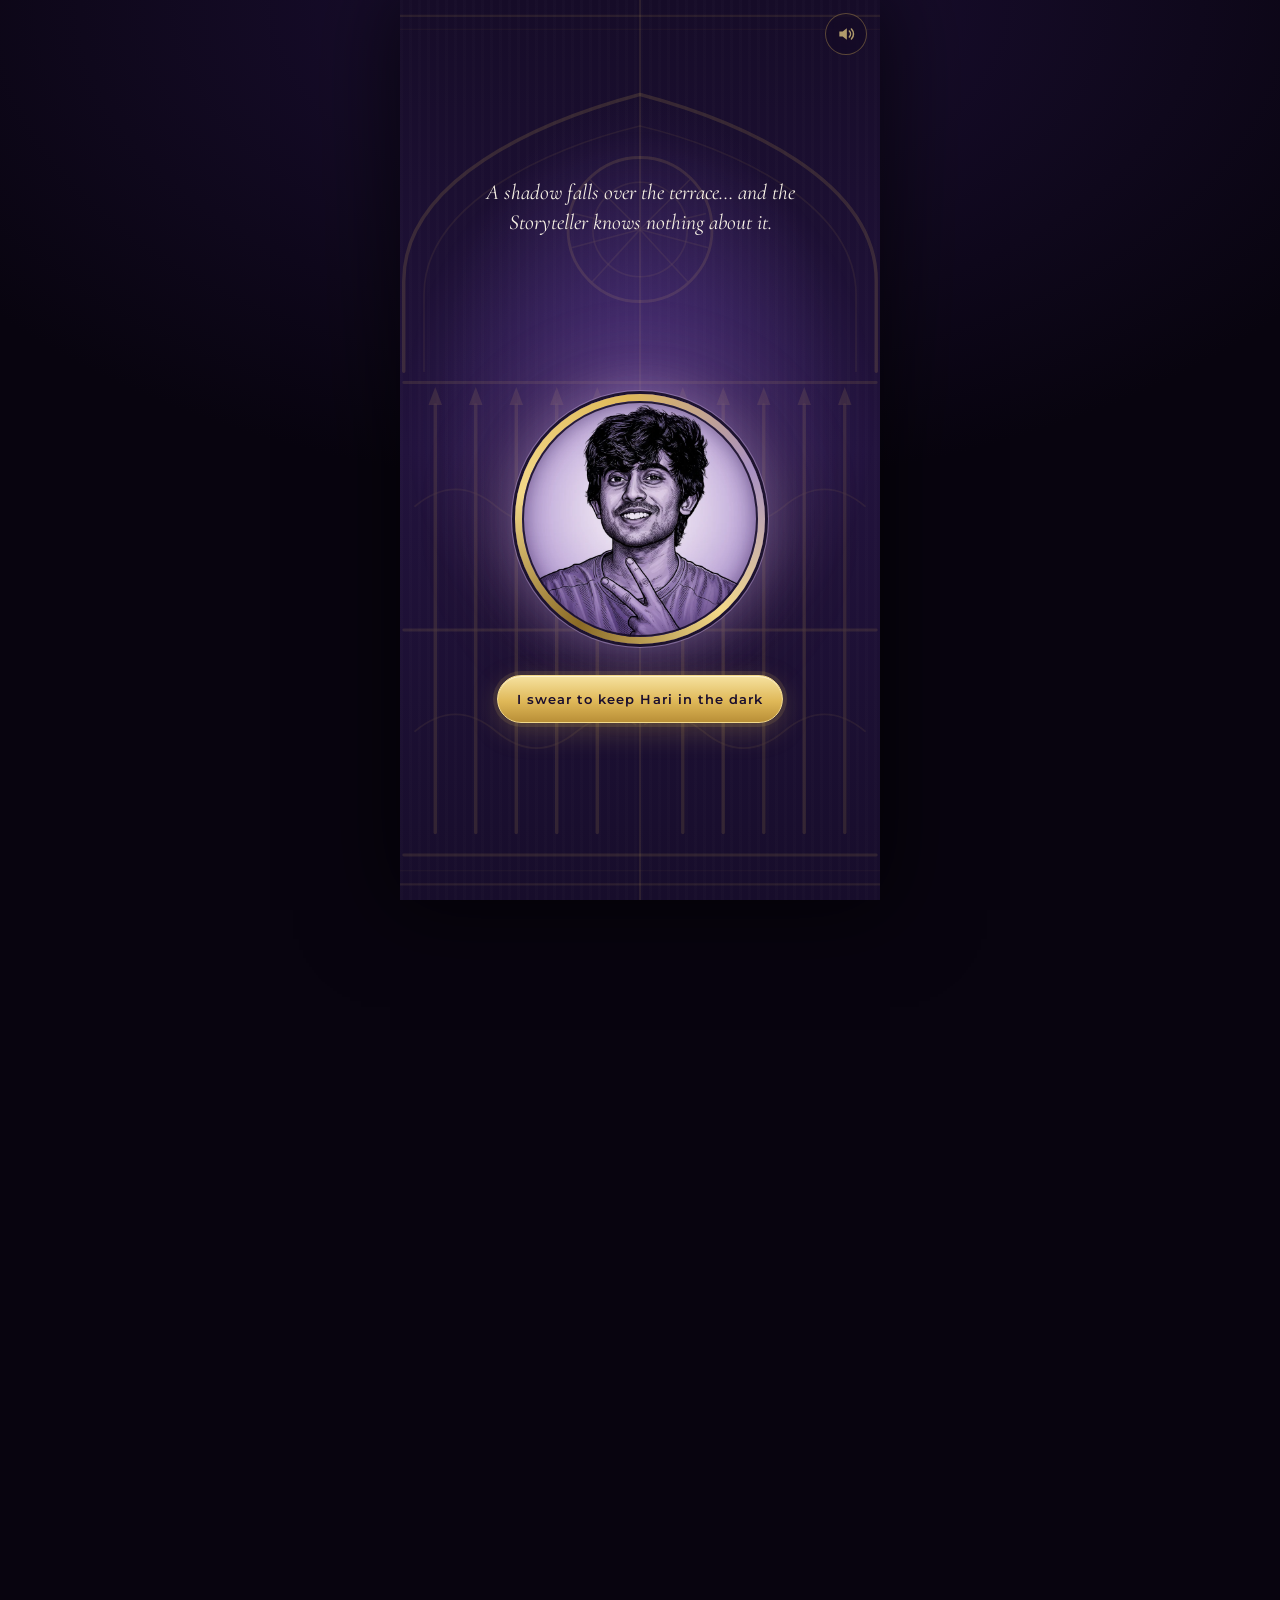
<file: index.html>
<!doctype html>
<html lang="en">
<head>
<meta charset="utf-8">
<meta name="viewport" content="width=device-width, initial-scale=1, viewport-fit=cover">
<meta name="robots" content="noindex, nofollow">
<meta name="theme-color" content="#130B24">
<title>You have been summoned · Hari's 27th</title>
<meta name="description" content="A night of drinks, ballads & demon hunting. Saturday, 28 November.">
<meta property="og:title" content="You have been summoned">
<meta property="og:description" content="Hari's 27th × Blood on the Clocktower. Saturday, 28 November, 7 PM.">
<meta property="og:type" content="website">
<meta property="og:url" content="https://sreemaee21.github.io/hari27/">
<meta property="og:image" content="https://sreemaee21.github.io/hari27/assets/og-demon.jpg">
<meta property="og:image:width" content="1200">
<meta property="og:image:height" content="630">
<meta property="og:image:alt" content="You have been summoned: Hari's 27th × Blood on the Clocktower, Sat 28 Nov, 7 PM">
<meta name="twitter:card" content="summary_large_image">
<link rel="icon" href="data:image/svg+xml,%3Csvg xmlns=%22http://www.w3.org/2000/svg%22 viewBox=%220 0 20 20%22%3E%3Cpath d=%22M10 0C11 7 13 9 20 10C13 11 11 13 10 20C9 13 7 11 0 10C7 9 9 7 10 0Z%22 fill=%22%23DFB858%22/%3E%3C/svg%3E">
<link rel="preconnect" href="https://fonts.googleapis.com">
<link rel="preconnect" href="https://fonts.gstatic.com" crossorigin>
<link href="https://fonts.googleapis.com/css2?family=Cinzel+Decorative:wght@400;700&family=Cinzel:wght@400;600;700&family=Cormorant+Garamond:ital,wght@0,400;0,500;0,600;1,400;1,500&family=Montserrat:wght@500;600&display=swap" rel="stylesheet">
<link rel="preload" as="image" href="assets/hari.webp">
<!-- TEST VARIANT: the Storyteller has been murdered -->
<link rel="stylesheet" href="styles.css?v=12">
<link rel="stylesheet" href="murder.css?v=12">
</head>
<body class="locked">

<!-- ===== fixed backdrop: sky, stars, branches ===== -->
<div class="backdrop" aria-hidden="true">
  <div class="stars" id="stars"></div>
  <svg class="branch branch--left" viewBox="0 0 120 900" preserveAspectRatio="xMinYMin slice">
    <g fill="none" stroke="currentColor" stroke-linecap="round">
      <path stroke-width="14" d="M-10 0 C 20 120, 10 220, 34 330 S 30 520, 8 620 S -4 820, 10 900"/>
      <path stroke-width="6" d="M30 300 C 58 270, 70 240, 104 228"/>
      <path stroke-width="3" d="M62 262 C 72 238, 70 214, 84 196"/>
      <path stroke-width="5" d="M22 520 C 52 500, 66 470, 96 470 S 118 452, 126 440"/>
      <path stroke-width="2.5" d="M70 482 C 82 500, 94 504, 110 512"/>
      <path stroke-width="4" d="M12 140 C 38 128, 46 100, 72 92"/>
      <path stroke-width="2" d="M48 112 C 52 90, 62 80, 60 62"/>
      <path stroke-width="4" d="M10 720 C 36 704, 40 676, 70 664"/>
      <path stroke-width="2" d="M44 690 C 60 694, 70 706, 86 704"/>
    </g>
  </svg>
  <svg class="branch branch--right" viewBox="0 0 120 900" preserveAspectRatio="xMaxYMin slice">
    <g fill="none" stroke="currentColor" stroke-linecap="round" transform="translate(120 0) scale(-1 1)">
      <path stroke-width="12" d="M-10 60 C 24 160, 16 260, 30 380 S 22 560, 6 680 S -2 840, 4 900"/>
      <path stroke-width="5" d="M26 220 C 56 200, 74 170, 108 166"/>
      <path stroke-width="2.5" d="M66 186 C 78 166, 80 146, 96 132"/>
      <path stroke-width="5" d="M24 440 C 50 430, 64 404, 92 396"/>
      <path stroke-width="2" d="M60 412 C 76 424, 86 436, 104 436"/>
      <path stroke-width="4" d="M12 620 C 40 606, 52 580, 82 572 S 104 556, 112 548"/>
      <path stroke-width="2" d="M50 596 C 56 574, 70 566, 72 548"/>
    </g>
  </svg>
</div>

<!-- ===== the gate ===== -->
<section class="gate gate--murder" id="gate" aria-label="Swear to secrecy">
  <div class="doors" aria-hidden="true">
    <div class="door door--l"><svg viewBox="0 0 240 800" preserveAspectRatio="xMaxYMid slice"><use href="#doorArt"/></svg></div>
    <div class="door door--r"><svg viewBox="0 0 240 800" preserveAspectRatio="xMaxYMid slice"><use href="#doorArt"/></svg></div>
  </div>
  <div class="gate__content">
  <div class="bloodflash" aria-hidden="true"></div>
  <div class="scene scene--cage">
  <p class="gate__line">A shadow falls over the terrace&hellip; and the Storyteller knows nothing about it.</p>

  <div class="stage" id="stage">
    <div class="medallion">
      <img src="assets/hari.webp" alt="Line-art portrait of Hari, grinning and throwing a peace sign" width="720" height="720">
    </div>

    <svg class="cage" id="cage" viewBox="0 0 300 400" aria-hidden="true">
      <defs>
        <linearGradient id="gBar" x1="0" x2="1">
          <stop offset="0" stop-color="#8a6a26"/>
          <stop offset=".45" stop-color="#f3d98a"/>
          <stop offset="1" stop-color="#9c7a2e"/>
        </linearGradient>
        <linearGradient id="gBand" x1="0" y1="0" x2="0" y2="1">
          <stop offset="0" stop-color="#f6e2a0"/>
          <stop offset=".5" stop-color="#d7ab4a"/>
          <stop offset="1" stop-color="#7d5d1f"/>
        </linearGradient>
        <filter id="cageGlow" x="-20%" y="-20%" width="140%" height="140%">
          <feDropShadow dx="0" dy="2" stdDeviation="2.5" flood-color="#000" flood-opacity=".55"/>
        </filter>
      </defs>
      <g filter="url(#cageGlow)" fill="none" stroke-linecap="round" stroke-linejoin="round">
        <!-- hanging ring + finial -->
        <circle cx="150" cy="16" r="11" stroke="url(#gBand)" stroke-width="4.5"/>
        <path d="M150 27 V 44" stroke="#c99b3c" stroke-width="5"/>
        <path d="M141 46 Q150 36 159 46 Q150 54 141 46 Z" fill="#dfb858" stroke="#8a6a26" stroke-width="1.5"/>
        <!-- dome ribs (gothic pointed) -->
        <g stroke="url(#gBar)" stroke-width="3.2" id="ribs"></g>
        <!-- dome outline -->
        <path d="M32 122 C 32 88, 92 66, 150 50 C 208 66, 268 88, 268 122" stroke="url(#gBand)" stroke-width="5"/>
        <!-- top band -->
        <ellipse cx="150" cy="124" rx="119" ry="11" stroke="url(#gBand)" stroke-width="6"/>
        <!-- vertical bars -->
        <g stroke="#c99b3c" stroke-width="3.6" id="bars"></g>
        <g stroke="#f6e2a0" stroke-width="1" stroke-opacity=".7" id="barsHi"></g>
        <!-- gothic arcade band near base -->
        <g stroke="#dfb858" stroke-width="2" id="arcade"></g>
        <ellipse cx="150" cy="300" rx="119" ry="10" stroke="url(#gBand)" stroke-width="3"/>
        <!-- base -->
        <ellipse cx="150" cy="362" rx="121" ry="12" stroke="url(#gBand)" stroke-width="7"/>
        <path d="M34 368 Q 40 386 150 390 Q 260 386 266 368" stroke="url(#gBand)" stroke-width="5"/>
        <!-- little finials on base -->
        <circle cx="40" cy="384" r="4" fill="#dfb858" stroke="none"/>
        <circle cx="260" cy="384" r="4" fill="#dfb858" stroke="none"/>
      </g>
    </svg>

    <svg class="padlock" id="padlock" viewBox="0 0 60 76" aria-hidden="true">
      <defs>
        <linearGradient id="gLock" x1="0" y1="0" x2="0" y2="1">
          <stop offset="0" stop-color="#f6e2a0"/>
          <stop offset=".55" stop-color="#d4a640"/>
          <stop offset="1" stop-color="#80601f"/>
        </linearGradient>
      </defs>
      <path class="padlock__shackle" d="M17 36 V 22 a13 13 0 0 1 26 0 V 36" fill="none" stroke="#c99b3c" stroke-width="6" stroke-linecap="round"/>
      <rect x="6" y="32" width="48" height="40" rx="7" fill="url(#gLock)" stroke="#6f521a" stroke-width="2"/>
      <path d="M12 38 h36" stroke="#fff3c8" stroke-opacity=".5" stroke-width="1.5"/>
      <circle cx="30" cy="50" r="5.5" fill="#2a1840"/>
      <path d="M27.5 52 L 26 63 h8 L 32.5 52 Z" fill="#2a1840"/>
    </svg>
  </div>

  <button class="btn btn--primary gate__btn" id="swear" type="button">I swear to keep Hari in the dark</button>
  <p class="gate__caption" id="caption" aria-live="polite">The Storyteller has been kept in the dark&hellip;</p>
  </div>
  <div class="scene scene--tower" aria-hidden="true">
  <p class="gate__line">Then the clock began to strike midnight&hellip;</p>

  <div class="tower-stage" id="towerStage">
    <svg class="tower" viewBox="0 0 300 520" aria-hidden="true">
      <g fill="#150b27" stroke="#DFB858" stroke-width="2" stroke-linejoin="round" stroke-linecap="round">
        <path d="M150 4 V 26 M141 12 H 159" fill="none"/>
        <path d="M150 8 L 166 12 L 150 16 Z" fill="#DFB858" stroke="none"/>
        <path d="M150 26 L 190 132 H 110 Z"/>
        <path d="M150 26 L 150 132" stroke-opacity=".3" fill="none"/>
        <path d="M143 116 V 104 Q 150 94 157 104 V 116 Z" fill="#2b1846"/>
        <path d="M84 152 L 96 108 L 108 152 Z"/><path d="M192 152 L 204 108 L 216 152 Z"/>
        <path d="M96 108 V 98 M204 108 V 98" fill="none"/>
        <rect x="78" y="132" width="144" height="20"/>
        <path d="M78 132 v-8 h12 v8 M102 132 v-8 h12 v8 M126 132 v-8 h12 v8 M162 132 v-8 h12 v8 M186 132 v-8 h12 v8 M210 132 v-8 h12 v8" fill="none"/>
        <rect x="62" y="152" width="176" height="178"/>
        <path d="M74 152 V 330 M226 152 V 330" stroke-opacity=".45" fill="none"/>
        <rect x="54" y="330" width="192" height="14"/>
        <path d="M72 344 H 228 V 520 H 72 Z"/>
        <path d="M130 476 V 424 Q 150 394 170 424 V 476 Z" fill="#2b1846"/>
        <path d="M150 400 V 476 M130 446 H 170" stroke-opacity=".6" fill="none"/>
        <path d="M92 404 V 384 Q 100 372 108 384 V 404 Z M192 404 V 384 Q 200 372 208 384 V 404 Z" fill="#2b1846"/>
        <g stroke-opacity=".28" fill="none" stroke-width="1.5">
          <path d="M72 364 H 112 M188 364 H 228 M72 424 H 112 M188 424 H 228 M72 452 H 120 M180 452 H 228 M72 496 H 228 M90 344 V 364 M210 344 V 364 M96 424 V 452 M204 424 V 452 M110 476 V 496 M190 476 V 496"/>
        </g>
      </g>
    </svg>

    <div class="clockface"><img src="assets/hari.webp" alt="Hari's portrait set into the clock face of the tower" width="720" height="720"></div>

    <svg class="tower tower--over" viewBox="0 0 300 520" aria-hidden="true">
      <circle cx="150" cy="240" r="80" fill="none" stroke="#DFB858" stroke-width="5"/>
      <circle cx="150" cy="240" r="73.5" fill="none" stroke="#150b27" stroke-width="2.5" stroke-opacity=".8"/>
      <g id="ticks" stroke="#F3D98A" stroke-linecap="round"></g>
      <g class="cracks" fill="none" stroke-linecap="round">
        <g stroke="#150b27" stroke-width="3.2" stroke-opacity=".75">
          <path class="crack" d="M182 206 L 168 222 L 172 238 L 154 256 L 160 274 L 146 298"/>
          <path class="crack" d="M182 206 L 206 214 L 214 236 L 226 248"/>
          <path class="crack" d="M182 206 L 178 182 L 192 170"/>
          <path class="crack" d="M168 222 L 140 214 L 124 224 L 98 218"/>
          <path class="crack" d="M172 238 L 196 262 L 192 284"/>
        </g>
        <g stroke="#F6F0E4" stroke-width="1.2">
          <path class="crack" d="M182 206 L 168 222 L 172 238 L 154 256 L 160 274 L 146 298"/>
          <path class="crack" d="M182 206 L 206 214 L 214 236 L 226 248"/>
          <path class="crack" d="M182 206 L 178 182 L 192 170"/>
          <path class="crack" d="M168 222 L 140 214 L 124 224 L 98 218"/>
          <path class="crack" d="M172 238 L 196 262 L 192 284"/>
        </g>
      </g>
      <g class="hand hand--h" id="handH"><path d="M150 246 L 148 240 L 150 202 L 152 240 Z" fill="#DFB858" stroke="#150b27" stroke-width=".8"/><circle cx="150" cy="210" r="3" fill="none" stroke="#DFB858" stroke-width="1.2"/></g>
      <g class="hand hand--m" id="handM"><path d="M150 250 L 148.6 240 L 150 180 L 151.4 240 Z" fill="#DFB858" stroke="#150b27" stroke-width=".8"/><path d="M150 172 L 154 180 L 150 185 L 146 180 Z" fill="#DFB858"/></g>
      <circle cx="150" cy="240" r="5.5" fill="#DFB858" stroke="#150b27" stroke-width="1.5"/>
      <g class="blood" fill="#9e0f17">
        <path class="drip drip--1" d="M140 318 Q 146 322 152 318 C 152 340 151 362 150 384 Q 146 396 142 384 C 141 362 140 340 140 318 Z"/>
        <path class="drip drip--2" d="M118 304 Q 122 310 128 308 C 127 322 126 336 125 346 Q 121 354 118 346 C 118 334 118 320 118 304 Z"/>
        <path class="drip drip--3" d="M166 316 Q 170 319 174 315 C 174 326 173 334 172 340 Q 169 346 167 340 C 166 334 166 326 166 316 Z"/>
      </g>
      <g class="bats" fill="#0b0614" stroke="#DFB858" stroke-opacity=".7" stroke-width=".8">
        <path class="bat bat--1" d="M150 60 q -6 -8 -14 -6 q 4 3 4 6 q -4 -1 -8 1 q 6 2 8 6 q 3 -4 10 -7 q 7 3 10 7 q 2 -4 8 -6 q -4 -2 -8 -1 q 0 -3 4 -6 q -8 -2 -14 6 z"/>
        <path class="bat bat--2" d="M126 92 q -5 -6 -11 -5 q 3 2 3 5 q -3 -1 -6 1 q 5 2 6 5 q 2 -3 8 -6 q 6 3 8 6 q 1 -3 6 -5 q -3 -2 -6 -1 q 0 -3 3 -5 q -6 -1 -11 5 z"/>
        <path class="bat bat--3" d="M176 84 q -5 -6 -11 -5 q 3 2 3 5 q -3 -1 -6 1 q 5 2 6 5 q 2 -3 8 -6 q 6 3 8 6 q 1 -3 6 -5 q -3 -2 -6 -1 q 0 -3 3 -5 q -6 -1 -11 5 z"/>
      </g>
    </svg>
  </div>

  <div class="gate__captions" aria-live="polite">
    <p class="gate__cap gate__cap--1">The Storyteller has been murdered.</p>
    <p class="gate__cap gate__cap--2">We gather at the town square to find the Demon.</p>
  </div>
  </div>
  </div>
</section>

<button class="mute" id="mute" type="button" aria-label="Mute sound" aria-pressed="false">
  <svg class="mute__on" viewBox="0 0 24 24" aria-hidden="true"><path d="M4 9v6h4l5 4V5L8 9H4z" fill="currentColor"/><path d="M16 8.5a5 5 0 0 1 0 7M18.5 6a8.5 8.5 0 0 1 0 12" fill="none" stroke="currentColor" stroke-width="1.8" stroke-linecap="round"/></svg>
  <svg class="mute__off" viewBox="0 0 24 24" aria-hidden="true"><path d="M4 9v6h4l5 4V5L8 9H4z" fill="currentColor"/><path d="M16.5 9.5l5 5M21.5 9.5l-5 5" stroke="currentColor" stroke-width="1.8" stroke-linecap="round"/></svg>
</button>

<!-- ===== the invitation ===== -->
<main class="page" id="page" aria-hidden="true">

  <header class="hero phase">
    <p class="label hero__in" style="--d:0">You have been summoned</p>
    <h1 class="hero__title hero__in" style="--d:1">Hari's 27<span class="sup">th</span></h1>
    <div class="cross hero__in" style="--d:2" aria-hidden="true"><span></span>&times;<span></span></div>
    <div class="board" aria-hidden="true">
      <div class="board__disc"></div>
      <div class="board__seats" id="seats"></div>
      <img class="board__botmon" src="botmon.png" alt="" width="414" height="443">
    </div>
    <img class="hero__logo hero__in" style="--d:4" src="botcFont.png" alt="Blood on the Clocktower" width="771" height="125">
    <p class="hero__sub hero__in" style="--d:5">Join us for a night of drinks, ballads &amp; demon hunting</p>
    <a class="scroll-cue hero__in" style="--d:6" href="#details">Scroll to read the summons <span aria-hidden="true">&darr;</span></a>
  </header>

  <section class="details phase" id="details" aria-label="When and where">
    <p class="label details__label">We gather at the town square to find the Demon</p>
    <svg class="flourish" viewBox="0 0 320 24" aria-hidden="true"><use href="#flourish"/></svg>
    <div class="when">
      <div class="when__side when__side--l"><span>Saturday</span><span>7:00 PM</span></div>
      <div class="when__day">28</div>
      <div class="when__side when__side--r"><span>November</span><span>2026</span></div>
    </div>
    <p class="where">
      <svg viewBox="0 0 24 24" aria-hidden="true"><path d="M12 2.5c-3.9 0-7 3-7 6.9 0 5.2 7 12.1 7 12.1s7-6.9 7-12.1c0-3.9-3.1-6.9-7-6.9zm0 9.4a2.6 2.6 0 1 1 0-5.2 2.6 2.6 0 0 1 0 5.2z" fill="currentColor"/></svg>
      Flamingo B, 201, Doyens Township
    </p>
    <svg class="flourish flourish--flip" viewBox="0 0 320 24" aria-hidden="true"><use href="#flourish"/></svg>
    <div class="actions">
      <a class="btn btn--ghost" id="directions" target="_blank" rel="noopener"
         href="https://www.google.com/maps/search/?api=1&amp;query=Flamingo%20B%2C%20201%2C%20Doyens%20Township">
        <svg viewBox="0 0 24 24" aria-hidden="true"><path d="M12 2.5c-3.9 0-7 3-7 6.9 0 5.2 7 12.1 7 12.1s7-6.9 7-12.1c0-3.9-3.1-6.9-7-6.9zm0 9.4a2.6 2.6 0 1 1 0-5.2 2.6 2.6 0 0 1 0 5.2z" fill="currentColor"/></svg>
        Find the Town Square
      </a>
    </div>
  </section>

  <div class="phase phase--rules">
  <section class="grimoire" aria-label="The rules of the night">
    <i class="corner corner--tl"></i><i class="corner corner--tr"></i><i class="corner corner--bl"></i><i class="corner corner--br"></i>
    <p class="label label--muted">The rules of the night</p>
    <h2 class="grimoire__title"><span class="grimoire__byob">BYOB</span><span class="grimoire__sub">Bring Your Own Blood</span></h2>
    <svg class="flourish flourish--small" viewBox="0 0 320 24" aria-hidden="true"><use href="#flourish"/></svg>
    <p class="grimoire__text">Dress warm &mdash; if the night permits, we gather on the terrace.</p>
    <p class="grimoire__text grimoire__text--secret">You have sworn to secrecy: Hari's hosting Blood on the Clocktower, but he has no idea about the terrace.</p>
  </section>
  </div>

  <section class="draw phase" aria-label="Draw your token">
    <p class="draw__prompt">Tap to draw your fate for the night&hellip;</p>
    <p class="draw__note">Just for fun. Your real role comes from the Storyteller on the night.</p>
    <button class="token" id="token" type="button" aria-label="Draw your token">
      <span class="token__inner">
        <span class="token__face token__face--back" aria-hidden="true">
          <img src="botmon.png" alt="" width="414" height="443">
          <span class="token__q">?</span>
        </span>
        <span class="token__face token__face--front">
          <svg class="token__svg" viewBox="0 0 200 200" aria-hidden="true">
            <defs>
              <path id="arcBottom" d="M 28 104 A 72 72 0 0 0 172 104"/>
            </defs>
            <g class="token__leaves" fill="currentColor"></g>
            <g class="token__icon" id="tokenIcon" transform="translate(54 34) scale(.92)"></g>
            <text class="token__name"><textPath href="#arcBottom" startOffset="50%" text-anchor="middle" id="tokenName">The Storyteller</textPath></text>
          </svg>
        </span>
      </span>
    </button>
    <div class="draw__result" id="result" aria-live="polite">
      <p class="draw__team">Your fate</p>
      <p class="draw__ability" id="ability"></p>
    </div>
    <button class="btn btn--primary" id="drawBtn" type="button">Draw Your Token</button>
    <button class="link" id="again" type="button" hidden>Draw again</button>
  </section>

  <section class="curious phase" aria-label="Curious about the game">
    <p class="label label--muted">New to the town?</p>
    <h2 class="curious__title">Curious about the game?</h2>
    <p class="curious__text">Watch Smosh fumble their way through a game of Blood on the Clocktower.</p>
    <a class="btn btn--ghost" target="_blank" rel="noopener"
       href="https://www.youtube.com/watch?v=H0zGtq-DAAE">
      <svg viewBox="0 0 24 24" aria-hidden="true"><path d="M8 5.5v13l10.5-6.5z" fill="currentColor"/></svg>
      Watch Smosh play
    </a>
    <p class="curious__taunt">Or don't. Walk in knowing nothing, trust no one, and live in the moment a little.</p>
  </section>

  <footer class="roof phase">
    <p class="roof__line">See you after dark.</p>
    <div class="roof__art">
      <img src="assets/rooftop.webp" alt="Line drawing of a rooftop terrace strung with fairy lights beneath a clocktower" width="1400" height="969" loading="lazy">
      <div class="roof__glows" id="glows" aria-hidden="true"></div>
    </div>
  </footer>
</main>

<!-- shared svg symbols -->
<svg width="0" height="0" style="position:absolute" aria-hidden="true">
  <symbol id="flourish" viewBox="0 0 320 24">
    <g fill="none" stroke="currentColor" stroke-width="1" stroke-linecap="round">
      <path d="M4 12 H 128"/><path d="M192 12 H 316"/>
      <path d="M128 12 C 136 4, 146 4, 150 12 C 146 20, 136 20, 128 12"/>
      <path d="M192 12 C 184 4, 174 4, 170 12 C 174 20, 184 20, 192 12"/>
    </g>
    <path d="M160 3 L 166 12 L 160 21 L 154 12 Z" fill="currentColor"/>
    <circle cx="4" cy="12" r="1.8" fill="currentColor"/><circle cx="316" cy="12" r="1.8" fill="currentColor"/>
  </symbol>
  <g id="doorArt" fill="none" stroke="#DFB858" stroke-linecap="round" stroke-linejoin="round">
    <rect x="14" y="14" width="240" height="772" stroke-opacity=".45" stroke-width="2"/>
    <rect x="26" y="26" width="240" height="748" stroke-opacity=".25" stroke-width="1"/>
    <path d="M30 330 V 250 C 30 160, 150 108, 240 84" stroke-opacity=".7" stroke-width="3"/>
    <path d="M48 330 V 262 C 48 182, 156 132, 240 112" stroke-opacity=".35" stroke-width="1.5"/>
    <path d="M240 140 A 64 64 0 0 0 240 268" stroke-opacity=".65" stroke-width="2.5"/>
    <path d="M240 162 A 42 42 0 0 0 240 246" stroke-opacity=".4" stroke-width="1.5"/>
    <path d="M240 204 L 182 190 M240 204 L 180 220 M240 204 L 196 160 M240 204 L 198 250" stroke-opacity=".4" stroke-width="1.5"/>
    <path d="M30 340 H 240 M30 560 H 240 M30 760 H 240" stroke-opacity=".55" stroke-width="2.5"/>
    <g stroke-opacity=".6" stroke-width="3">
      <path d="M58 360 V 740"/><path d="M94 360 V 740"/><path d="M130 360 V 740"/><path d="M166 360 V 740"/><path d="M202 360 V 740"/>
    </g>
    <g fill="#DFB858" fill-opacity=".6" stroke="none">
      <path d="M58 344 l6 16 h-12 z"/><path d="M94 344 l6 16 h-12 z"/><path d="M130 344 l6 16 h-12 z"/><path d="M166 344 l6 16 h-12 z"/><path d="M202 344 l6 16 h-12 z"/>
    </g>
    <path d="M40 450 Q 76 420 112 450 Q 148 480 184 450 Q 212 428 236 444" stroke-opacity=".35" stroke-width="1.5"/>
    <path d="M40 650 Q 76 620 112 650 Q 148 680 184 650 Q 212 628 236 644" stroke-opacity=".35" stroke-width="1.5"/>
    <circle cx="214" cy="470" r="15" stroke-opacity=".85" stroke-width="3.5"/>
    <circle cx="214" cy="452" r="4" fill="#DFB858" fill-opacity=".85" stroke="none"/>
  </g>
  <symbol id="star4" viewBox="0 0 20 20"><path d="M10 0 C 11 7, 13 9, 20 10 C 13 11, 11 13, 10 20 C 9 13, 7 11, 0 10 C 7 9, 9 7, 10 0 Z" fill="currentColor"/></symbol>
</svg>

<script src="murder.js?v=12"></script>
</body>
</html>
</file>
<file: styles.css>
:root {
  --night-0: #130B24;
  --night-1: #241340;
  --night-2: #2f1a52;
  --gold: #DFB858;
  --gold-hi: #F3D98A;
  --gold-lo: #8a6a26;
  --cream: #F6F0E4;
  --lavender: #A890C4;
  --frame: min(100vw, 480px);
  --side: max(0px, calc((100vw - 480px) / 2));
  --f-deco: "Cinzel Decorative", "Cinzel", serif;
  --f-title: "Cinzel", serif;
  --f-story: "Cormorant Garamond", Georgia, serif;
  --f-ui: "Montserrat", system-ui, sans-serif;
}

*, *::before, *::after { box-sizing: border-box; }
html { -webkit-text-size-adjust: 100%; scroll-behavior: smooth; }
html { overflow-x: hidden; }
body { margin: 0; overflow-x: clip; }

body {
  min-height: 100dvh;
  color: var(--cream);
  font-family: var(--f-story);
  background:
    radial-gradient(1200px 700px at 50% 0%, #1d1036 0%, transparent 70%),
    #08040f;
  -webkit-font-smoothing: antialiased;
  -webkit-tap-highlight-color: transparent;
}
body.locked { overflow: hidden; height: 100dvh; }

img { display: block; max-width: 100%; height: auto; }
button { font: inherit; color: inherit; }

/* ---------- fixed backdrop (the night sky column) ---------- */
.backdrop {
  position: fixed;
  top: 0; bottom: 0;
  left: var(--side);
  width: var(--frame);
  z-index: 0;
  overflow: hidden;
  background:
    radial-gradient(120% 60% at 50% 38%, rgba(88, 52, 150, .32) 0%, transparent 60%),
    linear-gradient(180deg, var(--night-0) 0%, var(--night-1) 55%, #1b0f33 100%);
  box-shadow: 0 0 80px 10px rgba(0,0,0,.6);
  pointer-events: none;
}
.stars { position: absolute; inset: 0; }
.star {
  position: absolute;
  color: var(--gold);
  opacity: .25;
  animation: twinkle var(--t, 5s) ease-in-out var(--dl, 0s) infinite;
  filter: drop-shadow(0 0 3px rgba(223,184,88,.6));
}
.star svg { width: 100%; height: 100%; display: block; }
@keyframes twinkle {
  0%, 100% { opacity: .15; transform: scale(.7) rotate(0deg); }
  50%      { opacity: .9;  transform: scale(1) rotate(12deg); }
}

.branch {
  position: absolute;
  top: 0;
  height: 100%;
  width: 92px;
  color: #0a0514;
  opacity: .85;
  filter: blur(.4px);
}
.branch--left  { left: -6px; }
.branch--right { right: -6px; }
.backdrop::after {   /* soft edge vignette */
  content: "";
  position: absolute; inset: 0;
  background:
    linear-gradient(90deg, rgba(6,3,12,.55), transparent 18%, transparent 82%, rgba(6,3,12,.55)),
    linear-gradient(180deg, rgba(6,3,12,.35), transparent 14%);
}

/* ---------- shared bits ---------- */
.label {
  font-family: var(--f-ui);
  font-weight: 600;
  font-size: .72rem;
  letter-spacing: .32em;
  text-transform: uppercase;
  color: var(--gold);
  margin: 0;
}
.label--muted { color: var(--lavender); font-size: .64rem; }

.btn {
  display: inline-flex; align-items: center; justify-content: center; gap: .5em;
  min-height: 48px;
  padding: .85em 1.4em;
  border-radius: 999px;
  font-family: var(--f-ui);
  font-weight: 600;
  font-size: .82rem;
  letter-spacing: .08em;
  text-decoration: none;
  cursor: pointer;
  transition: transform .2s ease, box-shadow .25s ease, background .25s ease, opacity .3s ease;
  touch-action: manipulation;
}
.btn svg { width: 1.15em; height: 1.15em; flex: none; }
.btn:active { transform: scale(.97); }
.btn:focus-visible, .link:focus-visible, .token:focus-visible, .mute:focus-visible, .scroll-cue:focus-visible {
  outline: 2px solid var(--gold-hi); outline-offset: 3px;
}
.btn--primary {
  border: 1px solid var(--gold-hi);
  color: #1a0e2e;
  background: linear-gradient(180deg, #f6e2a0 0%, var(--gold) 55%, #b98f37 100%);
  box-shadow: 0 0 0 4px rgba(223,184,88,.12), 0 8px 28px rgba(223,184,88,.25), inset 0 1px 0 rgba(255,255,255,.5);
}
.btn--ghost {
  border: 1px solid rgba(223,184,88,.65);
  color: var(--gold-hi);
  background: rgba(19, 11, 36, .55);
  backdrop-filter: blur(4px);
}
.btn--ghost:hover { background: rgba(223,184,88,.12); }

.link {
  background: none; border: 0; padding: .6em 1em;
  font-family: var(--f-story); font-style: italic; font-size: 1.05rem;
  color: var(--lavender);
  text-decoration: underline; text-underline-offset: 4px; text-decoration-color: rgba(168,144,196,.5);
  cursor: pointer;
}

.flourish { display: block; width: min(78%, 300px); height: 20px; margin: 0 auto; color: var(--gold); opacity: .85; }
.flourish--flip { transform: scaleY(-1); }
.flourish--small { width: 150px; height: 14px; margin: .9rem auto; }

/* ---------- the gate ---------- */
.gate {
  position: fixed;
  top: 0; bottom: 0;
  left: var(--side);
  width: var(--frame);
  height: 100dvh;
  z-index: 20;
  transition: opacity .7s ease;
}
.gate__content {
  position: absolute; inset: 0;
  display: flex; flex-direction: column; align-items: center; justify-content: center;
  gap: clamp(1rem, 3.5dvh, 2rem);
  padding: max(1.5rem, env(safe-area-inset-top)) 1.6rem max(1.5rem, env(safe-area-inset-bottom));
  text-align: center;
  background: radial-gradient(70% 45% at 50% 46%, rgba(120, 82, 186, .38), transparent 70%);
  transition: opacity .55s ease, transform .7s cubic-bezier(.5,0,.8,.4), filter .55s ease;
}
.gate.is-opening .gate__content { opacity: 0; transform: scale(1.18); filter: blur(4px); pointer-events: none; }

/* the double doors behind it all */
.doors {
  position: absolute; inset: 0;
  display: flex;
  perspective: 1100px;
  perspective-origin: 50% 45%;
  transition: transform 1.7s cubic-bezier(.55,0,.35,1);
}
.door {
  position: relative;
  flex: 1;
  background:
    radial-gradient(120% 50% at 100% 46%, rgba(120,82,186,.28), transparent 70%),
    repeating-linear-gradient(90deg, rgba(255,255,255,.012) 0 3px, transparent 3px 9px),
    linear-gradient(180deg, #160c28 0%, #22133d 50%, #170d2b 100%);
  box-shadow: inset -1px 0 0 rgba(223,184,88,.1);
  transform-origin: left center;
  transition: transform 1.5s cubic-bezier(.6,.02,.3,1), filter 1.5s ease;
  backface-visibility: hidden;
}
.door svg { position: absolute; inset: 0; width: 100%; height: 100%; opacity: .22; transition: opacity .6s ease; }
.gate.is-opening .door svg { opacity: 1; }
.door--r { transform-origin: right center; box-shadow: inset 1px 0 0 rgba(223,184,88,.1); }
.door--r svg { transform: scaleX(-1); }
.door--r { background:
    radial-gradient(120% 50% at 0% 46%, rgba(120,82,186,.28), transparent 70%),
    repeating-linear-gradient(90deg, rgba(255,255,255,.012) 0 3px, transparent 3px 9px),
    linear-gradient(180deg, #160c28 0%, #22133d 50%, #170d2b 100%); }
.doors::after {   /* light leaking through the seam */
  content: ""; position: absolute; top: 0; bottom: 0; left: 50%; width: 2px; margin-left: -1px;
  background: linear-gradient(180deg, transparent, rgba(255,226,150,.9) 30%, rgba(255,226,150,.9) 70%, transparent);
  box-shadow: 0 0 18px 6px rgba(255,210,120,.35);
  opacity: 0; transition: opacity .4s ease;
}
.gate.is-opening .doors::after { opacity: 1; }
.gate.is-open .doors::after { opacity: 0; transition-duration: .6s; }
.gate.is-open .door--l { transform: rotateY(-104deg); filter: brightness(.6); }
.gate.is-open .door--r { transform: rotateY(104deg); filter: brightness(.6); }
.gate.is-open .doors { transform: scale(1.35); }
.gate.is-gone { opacity: 0; pointer-events: none; }

.gate__line {
  margin: 0;
  max-width: 21rem;
  font-style: italic;
  font-size: clamp(1.15rem, 5vw, 1.35rem);
  line-height: 1.4;
  color: var(--cream);
  opacity: 0;
  animation: fadeUp 1.2s ease .2s forwards;
}
.gate__btn { opacity: 0; animation: fadeUp 1s ease .9s forwards; max-width: 100%; }
.gate__btn[disabled] { opacity: 0 !important; transform: translateY(8px); pointer-events: none; transition: opacity .35s ease, transform .35s ease; animation: none; }
.gate__caption {
  margin: 0;
  min-height: 1.6em;
  font-style: italic;
  font-size: 1.2rem;
  color: var(--gold);
  opacity: 0;
  transform: translateY(6px);
  transition: opacity .5s ease, transform .5s ease;
  position: absolute;
  left: 1.5rem; right: 1.5rem;
  bottom: calc(max(1.5rem, env(safe-area-inset-bottom)) + 7dvh);
}
.gate.is-caged .gate__caption { opacity: 1; transform: none; }


.stage {
  --m: min(62vw, 250px, 36dvh);
  position: relative;
  width: var(--m);
  height: var(--m);
  margin-top: calc(var(--m) * .5);
  opacity: 0;
  animation: fadeUp 1.2s ease .5s forwards;
}
.medallion {
  position: absolute; inset: 0;
  border-radius: 50%;
  padding: 7px;
  background: conic-gradient(from 210deg, var(--gold-lo), var(--gold-hi), var(--gold), var(--lavender), var(--gold-hi), var(--gold-lo));
  box-shadow:
    0 0 0 3px rgba(19,11,36,.9),
    0 0 0 4px rgba(168,144,196,.55),
    0 0 40px 6px rgba(168,144,196,.35),
    0 0 90px 20px rgba(223,184,88,.12);
  animation: halo 4s ease-in-out infinite;
}
.medallion::after {   /* inner dark ring */
  content: ""; position: absolute; inset: 7px; border-radius: 50%;
  box-shadow: inset 0 0 0 2px rgba(19,11,36,.85), inset 0 0 22px rgba(36,19,64,.55);
  pointer-events: none;
}
.medallion img { width: 100%; height: 100%; border-radius: 50%; object-fit: cover; }
@keyframes halo {
  0%,100% { box-shadow: 0 0 0 3px rgba(19,11,36,.9), 0 0 0 4px rgba(168,144,196,.55), 0 0 40px 6px rgba(168,144,196,.35), 0 0 90px 20px rgba(223,184,88,.12); }
  50%     { box-shadow: 0 0 0 3px rgba(19,11,36,.9), 0 0 0 4px rgba(168,144,196,.7),  0 0 52px 10px rgba(168,144,196,.45), 0 0 110px 26px rgba(223,184,88,.18); }
}
.gate.is-caged .medallion img { filter: brightness(.78) saturate(.85); transition: filter .8s ease .3s; }

/* cage geometry: viewBox 300x400; medallion centre sits at (150,240), diameter 220 */
.cage {
  position: absolute;
  width: calc(var(--m) * 300 / 220);
  left: calc(var(--m) * -40 / 220);
  top: calc(var(--m) * -130 / 220);
  overflow: visible;
  visibility: hidden;
  transform: translateY(-120dvh);
  pointer-events: none;
}
.gate.is-dropping .cage {
  visibility: visible;
  animation: cageDrop 1.15s forwards;
}
@keyframes cageDrop {
  0%   { transform: translateY(-120dvh); animation-timing-function: cubic-bezier(.55,0,.85,.35); }
  58%  { transform: translateY(0); animation-timing-function: cubic-bezier(.2,.7,.4,1); }
  72%  { transform: translateY(-5.5%); animation-timing-function: cubic-bezier(.6,0,.8,.4); }
  84%  { transform: translateY(0); animation-timing-function: cubic-bezier(.2,.7,.4,1); }
  92%  { transform: translateY(-1.4%); animation-timing-function: cubic-bezier(.6,0,.8,.4); }
  100% { transform: translateY(0); }
}
.padlock {
  position: absolute;
  width: calc(var(--m) * .2);
  left: 50%;
  top: calc(var(--m) * .99);
  transform: translate(-50%, 0) scale(.4);
  opacity: 0;
  overflow: visible;
  filter: drop-shadow(0 3px 4px rgba(0,0,0,.6)) drop-shadow(0 0 10px rgba(223,184,88,.35));
}
.padlock__shackle { transform: translateY(-9px); transition: transform .16s cubic-bezier(.7,0,.9,.5); }
.gate.is-locking .padlock { opacity: 1; transform: translate(-50%, 0) scale(1); transition: transform .35s cubic-bezier(.3,1.6,.5,1), opacity .2s ease; }
.gate.is-locked .padlock__shackle { transform: translateY(0); }
.gate.is-locked .padlock { animation: lockJolt .3s ease; }
@keyframes lockJolt { 0%{ transform: translate(-50%,0) scale(1);} 40%{ transform: translate(-50%,2px) scale(1.06,.95);} 100%{ transform: translate(-50%,0) scale(1);} }

/* ---------- mute ---------- */
.mute {
  position: fixed;
  top: max(.8rem, env(safe-area-inset-top));
  right: calc(var(--side) + .8rem);
  z-index: 30;
  width: 42px; height: 42px;
  display: grid; place-items: center;
  border-radius: 50%;
  border: 1px solid rgba(223,184,88,.5);
  background: rgba(19,11,36,.7);
  backdrop-filter: blur(6px);
  color: var(--gold-hi);
  cursor: pointer;
  opacity: .7;
  transition: opacity .5s ease, transform .5s ease;
}
.mute svg { width: 20px; height: 20px; }
.mute .mute__off { display: none; }
.mute[aria-pressed="true"] .mute__on { display: none; }
.mute[aria-pressed="true"] .mute__off { display: block; }
body.unlocked .mute { opacity: 1; }

/* ---------- page ---------- */
.page {
  position: relative;
  z-index: 1;
  width: var(--frame);
  margin: 0 auto;
  overflow-x: clip;
  text-align: center;
  visibility: hidden;
}
body.unlocked .page { visibility: visible; animation: swishIn 1.6s cubic-bezier(.2,.7,.25,1) both; }
@keyframes swishIn { from { transform: scale(.86); filter: blur(3px); } to { transform: none; filter: none; } }

/* hero */
.hero {
  min-height: 100dvh;
  display: flex; flex-direction: column; align-items: center; justify-content: center;
  padding: calc(3.5rem + env(safe-area-inset-top)) 1.5rem 2.5rem;
  gap: .25rem;
}
.hero__in { opacity: 0; transform: translateY(18px); }
body.unlocked .hero__in { animation: fadeUp 1s cubic-bezier(.2,.7,.3,1) calc(.25s + var(--d) * .18s) forwards; }

.hero__title {
  margin: .5rem 0 0;
  font-family: var(--f-deco);
  font-weight: 700;
  font-size: clamp(2.5rem, 12.5vw, 3.6rem);
  line-height: 1;
  letter-spacing: .02em;
  background: linear-gradient(180deg, #fbefc6 0%, var(--gold) 55%, #a8812f 100%);
  -webkit-background-clip: text; background-clip: text;
  color: transparent;
  filter: drop-shadow(0 2px 0 rgba(0,0,0,.35)) drop-shadow(0 0 24px rgba(223,184,88,.22));
  white-space: nowrap;
}
.hero__title .sup { font-size: .42em; vertical-align: .95em; margin-left: .04em; letter-spacing: .04em; }

.cross {
  display: flex; align-items: center; gap: .7rem;
  font-family: var(--f-title); font-size: 1.5rem; color: var(--gold);
  margin: .1rem 0 .2rem;
}
.cross span { width: 44px; height: 1px; background: linear-gradient(90deg, transparent, var(--gold)); }
.cross span:last-child { transform: scaleX(-1); }

.board {
  --b: min(84vw, 340px, 44dvh);
  position: relative;
  width: var(--b); height: var(--b);
  margin: .5rem 0 .2rem;
  display: grid; place-items: center;
  opacity: 0;
}
body.unlocked .board { animation: boardIn 1.8s cubic-bezier(.2,.75,.25,1) .35s forwards; }
@keyframes boardIn {
  from { opacity: 0; transform: scale(1.45) rotate(-28deg); filter: blur(6px); }
  60%  { opacity: 1; filter: none; }
  to   { opacity: 1; transform: none; }
}
.board__disc {
  position: absolute; inset: 9%;
  border-radius: 50%;
  border: 1px solid rgba(223,184,88,.55);
  background:
    radial-gradient(circle, rgba(88,52,150,.45) 0%, rgba(36,19,64,.85) 45%, rgba(19,11,36,.92) 72%);
  box-shadow:
    0 0 0 7px rgba(19,11,36,.55),
    0 0 0 8px rgba(223,184,88,.28),
    0 0 60px 4px rgba(168,144,196,.22),
    inset 0 0 40px rgba(0,0,0,.5);
}
.board__disc::before {   /* clock-face ticks */
  content: ""; position: absolute; inset: 4%; border-radius: 50%;
  background: repeating-conic-gradient(from -1deg, rgba(223,184,88,.65) 0 2deg, transparent 2deg 30deg);
  -webkit-mask: radial-gradient(closest-side, transparent 89%, #000 90%, #000 99%, transparent 100%);
          mask: radial-gradient(closest-side, transparent 89%, #000 90%, #000 99%, transparent 100%);
}
.board__disc::after {
  content: ""; position: absolute; inset: 17%; border-radius: 50%;
  border: 1px dashed rgba(168,144,196,.28);
}
.board__botmon {
  position: relative;
  width: 50%;
  filter: drop-shadow(0 0 22px rgba(168,144,196,.45)) drop-shadow(0 10px 18px rgba(0,0,0,.55));
}
.board__seats { position: absolute; inset: 0; }
.seat {
  position: absolute;
  width: 15%; height: 15%;
  margin: -7.5% 0 0 -7.5%;
  border-radius: 50%;
  background: radial-gradient(circle at 42% 35%, #fbf3df 0%, #e6d6b3 50%, #bfa575 100%);
  box-shadow: 0 0 0 2px #6e5326, 0 4px 10px rgba(0,0,0,.5);
  color: #2b1c10;
  animation: nightOrder 6s ease-in-out var(--dl, 0s) infinite;
}
.seat svg { width: 100%; height: 100%; display: block; }
@keyframes nightOrder {
  0%, 82%, 100% { box-shadow: 0 0 0 2px #6e5326, 0 4px 10px rgba(0,0,0,.5); }
  90%           { box-shadow: 0 0 0 2px var(--gold-hi), 0 0 18px 4px rgba(223,184,88,.6); }
}
.hero__logo {
  width: min(78vw, 330px);
  margin-top: .3rem;
  filter: drop-shadow(0 3px 6px rgba(0,0,0,.6));
}
.hero__sub {
  margin: .9rem 0 0;
  max-width: 19rem;
  font-style: italic;
  font-weight: 500;
  font-size: clamp(1.2rem, 5.2vw, 1.4rem);
  line-height: 1.3;
  color: var(--gold);
}
.scroll-cue {
  margin-top: clamp(1.4rem, 5dvh, 2.6rem);
  font-family: var(--f-ui);
  font-size: .66rem;
  letter-spacing: .22em;
  text-transform: uppercase;
  color: var(--lavender);
  text-decoration: none;
  display: inline-flex; flex-direction: column; align-items: center; gap: .4rem;
}
.scroll-cue span { font-size: 1.1rem; color: var(--gold); animation: nudge 2s ease-in-out infinite; }
@keyframes nudge { 0%,100% { transform: translateY(0); opacity: .6; } 50% { transform: translateY(7px); opacity: 1; } }

/* details */
.details { padding: 3rem 1.5rem 2.5rem; }
.when {
  display: grid;
  grid-template-columns: 1fr auto 1fr;
  align-items: center;
  gap: .9rem;
  margin: 1.4rem 0 .8rem;
}
.when__side {
  display: flex; flex-direction: column;
  font-family: var(--f-title);
  font-size: clamp(.9rem, 4.2vw, 1.08rem);
  letter-spacing: .12em;
  text-transform: uppercase;
  line-height: 1.5;
  color: var(--cream);
}
.when__side--l { text-align: right; }
.when__side--r { text-align: left; }
.when__day {
  position: relative;
  padding: 0 .9rem;
  font-family: var(--f-deco);
  font-size: clamp(3.6rem, 17vw, 4.6rem);
  line-height: 1;
  color: var(--cream);
  text-shadow: 0 0 30px rgba(246,240,228,.2);
}
.when__day::before, .when__day::after {
  content: ""; position: absolute; top: 8%; bottom: 8%; width: 1px;
  background: linear-gradient(180deg, transparent, var(--gold) 20%, var(--gold) 80%, transparent);
}
.when__day::before { left: 0; } .when__day::after { right: 0; }
.where {
  display: flex; align-items: center; justify-content: center; gap: .45rem;
  margin: 0 0 1.3rem;
  font-size: 1.2rem; font-weight: 500;
  color: var(--cream);
}
.where svg { width: 1.05rem; height: 1.05rem; color: var(--gold); flex: none; }
.details__label { margin-bottom: 1rem; }
.actions { display: flex; justify-content: center; margin-top: 1.6rem; }
.actions .btn { min-width: 70%; }

/* grimoire */
.grimoire {
  position: relative;
  margin: 1.5rem 1.4rem 3rem;
  padding: 2.2rem 1.5rem 2rem;
  border: 1px solid rgba(223,184,88,.7);
  outline: 1px solid rgba(223,184,88,.25);
  outline-offset: 5px;
  border-radius: 4px;
  background:
    radial-gradient(120% 80% at 50% 0%, rgba(168,144,196,.12), transparent 60%),
    linear-gradient(180deg, rgba(36,19,64,.75), rgba(19,11,36,.85));
  box-shadow: 0 20px 50px rgba(0,0,0,.45), inset 0 0 40px rgba(0,0,0,.35);
}
.corner { position: absolute; width: 22px; height: 22px; border: 2px solid var(--gold); }
.corner--tl { top: -7px; left: -7px; border-right: 0; border-bottom: 0; }
.corner--tr { top: -7px; right: -7px; border-left: 0; border-bottom: 0; }
.corner--bl { bottom: -7px; left: -7px; border-right: 0; border-top: 0; }
.corner--br { bottom: -7px; right: -7px; border-left: 0; border-top: 0; }
.grimoire__title {
  margin: .7rem 0 0;
  font-family: var(--f-title);
  font-weight: 700;
  font-size: clamp(1.15rem, 5.4vw, 1.4rem);
  letter-spacing: .06em;
  line-height: 1.3;
  color: var(--gold);
  text-transform: uppercase;
}
.grimoire__title span { display: block; }
.grimoire__byob { font-size: 1.9em; letter-spacing: .14em; line-height: 1.1; }
.grimoire__sub { margin-top: .25rem; font-size: .78em; letter-spacing: .16em; color: var(--cream); font-weight: 600; }
.grimoire__text {
  margin: 0 auto .8rem;
  max-width: 22rem;
  font-style: italic;
  font-size: 1.2rem;
  line-height: 1.45;
  color: var(--cream);
}
.grimoire__text--secret { color: var(--lavender); margin-bottom: 0; }

/* draw your token */
.draw {
  padding: 1rem 1.5rem 2.5rem;
  display: flex; flex-direction: column; align-items: center;
}
.draw__note { margin: -.9rem 0 1.4rem; font-family: var(--f-ui); font-size: .68rem; letter-spacing: .06em; color: rgba(168,144,196,.8); }
.draw__prompt { margin: 0 0 1.3rem; font-style: italic; font-size: 1.25rem; color: var(--cream); }
.token {
  --s: min(64vw, 240px);
  width: var(--s); height: var(--s);
  padding: 0; border: 0; background: none;
  perspective: 900px;
  cursor: pointer;
  border-radius: 50%;
  touch-action: manipulation;
}
.token__inner {
  position: relative; display: block; width: 100%; height: 100%;
  transform-style: preserve-3d;
  transition: transform .9s cubic-bezier(.3,1.25,.45,1);
}
.token.is-flipped .token__inner { transform: rotateY(180deg); }
.token__face {
  position: absolute; inset: 0;
  border-radius: 50%;
  backface-visibility: hidden; -webkit-backface-visibility: hidden;
  display: grid; place-items: center;
  overflow: hidden;
}
.token__face--back {
  background:
    radial-gradient(circle at 50% 40%, #3a2366, #1a0e2e 70%);
  box-shadow: 0 0 0 3px var(--gold-lo), 0 0 0 5px rgba(223,184,88,.35), 0 14px 40px rgba(0,0,0,.55), inset 0 0 30px rgba(0,0,0,.6);
  animation: beckon 2.6s ease-in-out infinite;
}
.token__face--back img { width: 58%; opacity: .55; filter: drop-shadow(0 0 12px rgba(168,144,196,.5)); }
.token__q {
  position: absolute; bottom: 12%;
  font-family: var(--f-deco); font-size: 1.6rem; color: var(--gold);
}
@keyframes beckon { 0%,100% { box-shadow: 0 0 0 3px var(--gold-lo), 0 0 0 5px rgba(223,184,88,.35), 0 14px 40px rgba(0,0,0,.55), inset 0 0 30px rgba(0,0,0,.6), 0 0 0 rgba(223,184,88,0);} 50% { box-shadow: 0 0 0 3px var(--gold-lo), 0 0 0 5px rgba(223,184,88,.5), 0 14px 40px rgba(0,0,0,.55), inset 0 0 30px rgba(0,0,0,.6), 0 0 36px rgba(223,184,88,.35);} }
.token__face--front {
  transform: rotateY(180deg);
  background:
    radial-gradient(circle at 42% 35%, #fbf3df 0%, #eadcbc 45%, #cdb486 85%, #a88b5a 100%);
  box-shadow: 0 0 0 3px #6e5326, 0 0 0 6px rgba(223,184,88,.55), 0 14px 40px rgba(0,0,0,.55), inset 0 0 26px rgba(90,60,20,.45);
}
.token__face--front::before {   /* paper grain */
  content: ""; position: absolute; inset: 0; border-radius: 50%;
  background: repeating-radial-gradient(circle at 30% 30%, rgba(120,90,40,.05) 0 2px, transparent 2px 5px);
  mix-blend-mode: multiply;
}
.token__svg { position: relative; width: 100%; height: 100%; color: #2b1c10; }
.token__leaves { color: var(--team, #2f5f8a); opacity: .9; }
.token__icon { color: #2b1c10; }
.token__name {
  font-family: var(--f-title); font-weight: 700;
  font-size: 14.5px; letter-spacing: .08em;
  fill: #2b1c10;
  text-transform: uppercase;
}
.draw__result {
  min-height: 5.5rem;
  margin: 1.4rem 0 1.2rem;
  max-width: 20rem;
  opacity: 0; transform: translateY(8px);
  transition: opacity .6s ease .45s, transform .6s ease .45s;
}
.draw__result.is-shown { opacity: 1; transform: none; }
.draw__team {
  margin: 0 0 .35rem;
  font-family: var(--f-ui); font-size: .66rem; font-weight: 600; letter-spacing: .3em; text-transform: uppercase;
  color: var(--team-ui, var(--lavender));
}
.draw__ability { margin: 0; font-style: italic; font-size: 1.22rem; line-height: 1.4; color: var(--cream); }
#drawBtn[hidden], .link[hidden] { display: none; }

/* curious about the game */
.curious { margin: 0 1.6rem 3.5rem; padding: 2rem 0 0; border-top: 1px solid rgba(223,184,88,.25); }
.curious__title { margin: .6rem 0 .5rem; font-family: var(--f-title); font-weight: 600; font-size: 1.3rem; letter-spacing: .04em; color: var(--gold); }
.curious__text { margin: 0 auto 1.2rem; max-width: 20rem; font-size: 1.15rem; line-height: 1.4; }
.curious__taunt { margin: 1.2rem auto 0; max-width: 19rem; font-style: italic; font-size: 1.08rem; line-height: 1.4; color: var(--lavender); }

/* rooftop footer */
.roof { position: relative; padding-top: 1.5rem; }
.roof__line {
  margin: 0;
  font-family: var(--f-deco); font-size: clamp(1.3rem, 6vw, 1.6rem);
  color: var(--gold);
}
.roof__small { margin: .3rem 0 0; font-style: italic; font-size: 1.05rem; color: var(--lavender); }
.roof__art {
  position: relative;
  margin-top: -1.5rem;
  -webkit-mask-image: linear-gradient(180deg, transparent 0%, #000 26%);
          mask-image: linear-gradient(180deg, transparent 0%, #000 26%);
}
.roof__art img { width: 100%; filter: drop-shadow(0 0 6px rgba(223,184,88,.25)); }
.roof__glows { position: absolute; inset: 0; pointer-events: none; }
.glow {
  position: absolute;
  width: var(--g, 22px); height: var(--g, 22px);
  margin: calc(var(--g, 22px) / -2) 0 0 calc(var(--g, 22px) / -2);
  border-radius: 50%;
  background: radial-gradient(circle, rgba(255,236,170,.95) 0%, rgba(255,200,90,.55) 28%, rgba(255,180,60,.15) 55%, transparent 70%);
  mix-blend-mode: screen;
  animation: flicker var(--t, 3s) ease-in-out var(--dl, 0s) infinite;
}
@keyframes flicker {
  0%, 100% { opacity: .55; transform: scale(.9); }
  20%      { opacity: .95; transform: scale(1.05); }
  23%      { opacity: .6; }
  26%      { opacity: 1; transform: scale(1.1); }
  60%      { opacity: .75; transform: scale(.95); }
}
.sky-star { position: absolute; width: 10px; height: 10px; color: var(--gold-hi); animation: twinkle var(--t, 4s) ease-in-out var(--dl, 0s) infinite; }
.sky-star svg { width: 100%; height: 100%; display: block; }

/* scroll reveals */
.reveal { opacity: 0; transform: translateY(28px); transition: opacity .9s ease, transform .9s cubic-bezier(.2,.7,.3,1); }
.reveal.in { opacity: 1; transform: none; }

@keyframes fadeUp { from { opacity: 0; transform: translateY(14px); } to { opacity: 1; transform: none; } }

/* ---------- reduced motion ---------- */
@media (prefers-reduced-motion: reduce) {
  html { scroll-behavior: auto; }
  *, *::before, *::after { animation-duration: .01ms !important; animation-iteration-count: 1 !important; transition-duration: .2s !important; transition-delay: 0s !important; }
  .star, .glow, .sky-star { animation: none !important; opacity: .6; }
  .gate.is-dropping .cage { animation: none; transform: none; }
  .reveal { transform: none; }
  .gate.is-open .door--l, .gate.is-open .door--r, .gate.is-open .doors { transform: none; }
  .gate.is-open .doors { opacity: 0; transition: opacity .3s; }
  .board { opacity: 1; }
}

/* ---------- scroll phases: each section is its own screen ---------- */
html:has(.phase) { scroll-snap-type: y mandatory; }
.phase {
  min-height: 100dvh;
  scroll-snap-align: start;
  scroll-snap-stop: always;
  display: flex; flex-direction: column; justify-content: center;
}
.details.phase, .draw.phase, .curious.phase { align-items: center; }
.details.phase { padding-top: 4rem; padding-bottom: 4rem; }
.details.phase > * { width: 100%; }
.phase--rules { padding: 3rem 0; }
.phase--rules .grimoire { margin-top: 0; margin-bottom: 0; }
.curious.phase { margin: 0 1.6rem; border-top: 0; padding: 3rem 0; }
.curious.phase::before {
  content: ""; width: 60%; height: 1px; margin-bottom: 2rem;
  background: linear-gradient(90deg, transparent, rgba(223,184,88,.45), transparent);
}
.roof.phase { justify-content: flex-end; padding-top: 0; }
.roof.phase .roof__line { margin-bottom: auto; margin-top: auto; padding-top: 4rem; }

.step {
  opacity: 0;
  transform: translateY(24px);
  transition: opacity .8s ease, transform .9s cubic-bezier(.2,.7,.3,1);
  transition-delay: calc(var(--i, 0) * 130ms + 120ms);
}
.phase.in .step { opacity: 1; transform: none; }
@media (prefers-reduced-motion: reduce) { .step { transform: none; } }

/* gothic "more below" arrow */
.phase { position: relative; }
.phase > .more {
  position: absolute; left: 0; right: 0; bottom: calc(env(safe-area-inset-bottom) + 14px);
  width: 34px; height: 46px; margin: 0 auto; padding: 4px 8px;
  background: none; border: 0; cursor: pointer;
  color: var(--gold);
  opacity: 0; transition: opacity .8s ease 1.1s;
}
.more svg { width: 100%; height: 100%; display: block; filter: drop-shadow(0 0 6px rgba(223,184,88,.45)); }
.phase.in .more { opacity: .75; }
.phase.in .more svg { animation: nudge 2.2s ease-in-out 1.6s infinite; }
.more:focus-visible { outline: 2px solid var(--gold-hi); outline-offset: 2px; border-radius: 6px; }
</file>
<file: murder.css>
/* TEST VARIANT: the Storyteller has been murdered.
   Loaded after styles.css by murder.html only. */

.tower-stage {
  --w: min(64vw, 260px, 31dvh);
  position: relative;
  width: var(--w);
  aspect-ratio: 300 / 520;
  opacity: 0;
  animation: fadeUp 1.2s ease .5s forwards;
}
.tower-stage::before {   /* moonlit halo behind the tower */
  content: ""; position: absolute; left: -30%; right: -30%; top: 10%; height: 60%;
  border-radius: 50%;
  background: radial-gradient(closest-side, rgba(168,144,196,.35), transparent);
  transition: background 1.2s ease;
}
.gate--murder.is-murdered .tower-stage::before { background: radial-gradient(closest-side, rgba(170,20,30,.4), transparent); }

.tower { position: absolute; inset: 0; width: 100%; height: 100%; overflow: visible; }
.tower:first-child { filter: drop-shadow(0 0 14px rgba(223,184,88,.18)); }

.clockface {
  position: absolute;
  left: 24%; width: 52%;
  top: 31.154%;
  aspect-ratio: 1;
  border-radius: 50%;
  overflow: hidden;
  background: #2b1846;
}
.clockface img { width: 100%; height: 100%; object-fit: cover; transition: filter 1.2s ease; }
.clockface::after {
  content: ""; position: absolute; inset: 0; border-radius: 50%;
  background: radial-gradient(circle at 60% 35%, transparent 20%, rgba(120,0,12,.55) 100%);
  opacity: 0; transition: opacity 1.2s ease;
}
.gate--murder.is-murdered .clockface img { filter: grayscale(1) contrast(1.15) brightness(.72); }
.gate--murder.is-murdered .clockface::after { opacity: 1; }

/* clock hands: 11:55 → midnight */
.hand { transform-box: view-box; transform-origin: 150px 240px; }
.hand--m { transform: rotate(-30deg); }
.hand--h { transform: rotate(-2.5deg); }
.gate--murder.is-tolling .hand--m { transform: rotate(0deg); transition: transform 2.3s cubic-bezier(.45,0,.2,1); }
.gate--murder.is-tolling .hand--h { transform: rotate(0deg); transition: transform 2.3s cubic-bezier(.45,0,.2,1); }

/* cracks splinter across the face */
.crack { stroke-dasharray: 140; stroke-dashoffset: 140; }
.gate--murder.is-murdered .crack { stroke-dashoffset: 0; transition: stroke-dashoffset .5s cubic-bezier(.2,.8,.3,1); }

/* blood runs down the tower */
.drip { transform-box: fill-box; transform-origin: 50% 0; transform: scaleY(0); }
.gate--murder.is-murdered .drip { transform: scaleY(1); transition: transform 1.8s cubic-bezier(.5,0,.6,1); }
.gate--murder.is-murdered .drip--1 { transition-delay: .35s; }
.gate--murder.is-murdered .drip--2 { transition-delay: .8s; transition-duration: 1.4s; }
.gate--murder.is-murdered .drip--3 { transition-delay: 1.1s; transition-duration: 1.1s; }

/* bats scatter from the spire */
.bat { opacity: 0; transform-box: fill-box; transform-origin: center; }
.gate--murder.is-murdered .bat { animation: batFly 1.9s cubic-bezier(.3,.6,.4,1) forwards; }
.gate--murder.is-murdered .bat--2 { --bx: -120px; --by: -150px; animation-delay: .08s; }
.gate--murder.is-murdered .bat--3 { --bx: 130px; --by: -110px; animation-delay: .16s; }
@keyframes batFly {
  0%   { opacity: 0; transform: translate(0,0) scale(.6); }
  12%  { opacity: 1; }
  30%  { transform: translate(calc(var(--bx, 40px) * .3), calc(var(--by, -190px) * .3)) scale(1.1, .6); }
  45%  { transform: translate(calc(var(--bx, 40px) * .45), calc(var(--by, -190px) * .45)) scale(1); }
  100% { opacity: 0; transform: translate(var(--bx, 40px), var(--by, -190px)) scale(1.6); }
}

/* red flash + lingering vignette */
.bloodflash {
  position: absolute; inset: 0; pointer-events: none;
  background: radial-gradient(circle at 50% 45%, rgba(140,0,14,0) 25%, rgba(120,0,12,.6) 100%);
  opacity: 0;
}
.gate--murder.is-murdered .bloodflash { animation: bloodFlash 1.6s ease-out forwards; }
@keyframes bloodFlash { 0% { opacity: 0; } 6% { opacity: 1; } 100% { opacity: .45; } }
.gate--murder.is-murdered .gate__content { animation: shudder .45s ease; }
@keyframes shudder {
  0%,100% { transform: none; } 20% { transform: translate(-4px, 1px) rotate(-.6deg); }
  40% { transform: translate(3px, -1px) rotate(.5deg); } 60% { transform: translate(-2px, 0) rotate(-.3deg); }
}

/* captions */
.gate__captions {
  position: absolute; left: 1.5rem; right: 1.5rem;
  bottom: calc(max(1.5rem, env(safe-area-inset-bottom)) + 5dvh);
  display: grid; gap: .45rem;
  pointer-events: none;
}
.gate__cap { margin: 0; opacity: 0; transform: translateY(8px); transition: opacity .7s ease, transform .7s ease; }
.gate__cap--1 {
  font-family: var(--f-title); font-weight: 700;
  font-size: clamp(1.05rem, 4.8vw, 1.3rem); letter-spacing: .08em; text-transform: uppercase;
  color: #f2d8d0;
  text-shadow: 0 0 18px rgba(200,20,30,.8), 0 0 2px rgba(120,0,10,.9);
}
.gate__cap--2 { font-style: italic; font-size: clamp(1.1rem, 5vw, 1.28rem); color: var(--gold); }
.gate--murder.show-cap1 .gate__cap--1, .gate--murder.show-cap2 .gate__cap--2 { opacity: 1; transform: none; }
.gate--murder.is-murdered .gate__line { opacity: .35 !important; transition: opacity .8s ease; }

/* two scenes inside the gate: the cage, then the clocktower */
.gate--murder .gate__content { display: block; padding: 0; }
.scene {
  position: absolute; inset: 0;
  display: flex; flex-direction: column; align-items: center; justify-content: center;
  gap: clamp(1rem, 3.5dvh, 2rem);
  padding: max(1.5rem, env(safe-area-inset-top)) 1.6rem max(1.5rem, env(safe-area-inset-bottom));
  text-align: center;
  transition: opacity .9s ease, transform 1.1s cubic-bezier(.3,.7,.3,1), visibility 0s linear 1.1s;
}
.scene--tower { opacity: 0; visibility: hidden; transform: scale(1.08); }
.gate--murder.scene-2 .scene--cage { opacity: 0; transform: scale(.92); visibility: hidden; pointer-events: none; }
.gate--murder.scene-2 .scene--tower { opacity: 1; visibility: visible; transform: none; transition-delay: .25s, .25s, 0s; }
</file>
